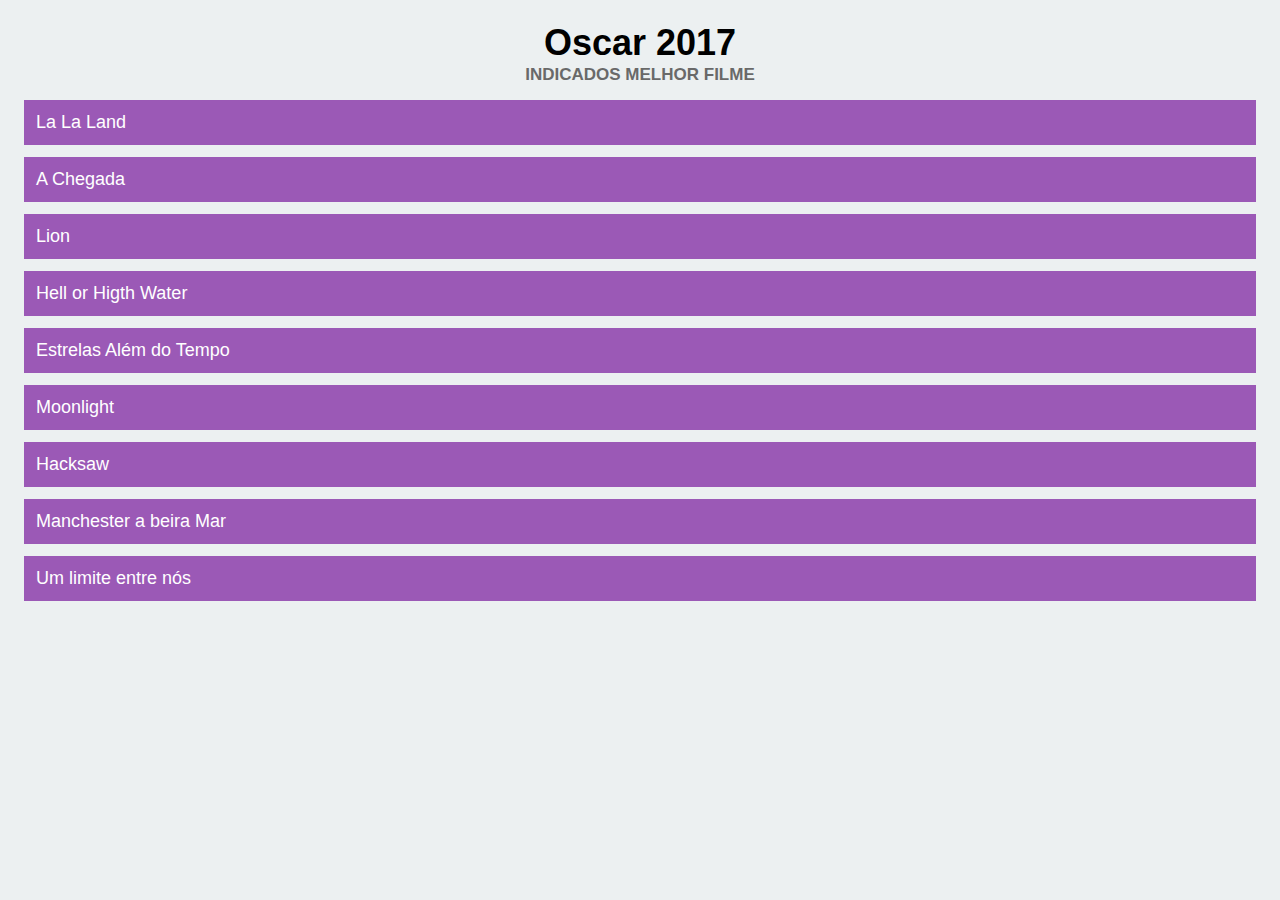
<file: Projeto001/projeto001.html>
<!DOCTYPE html>
<html lang="pt-br">
<head>
    <meta charset="UTF-8">
    <meta name="viewport" content="width=device-width, initial-scale=1.0">
    <meta http-equiv="X-UA-Compatible" content="ie=edge">
    <title>Oscar 2017</title>
    <link rel="stylesheet" href="style001.css">
</head>
<body>
    <h1>Oscar 2017</h1>
    <h2>Indicados melhor filme</h2>


    <ul>
        <li>La La Land</li>
        <li>A Chegada</li>
        <li>Lion</li>
        <li>Hell or Higth Water</li>
        <li>Estrelas Além do Tempo</li>
        <li>Moonlight</li>
        <li>Hacksaw</li>
        <li>Manchester a beira Mar</li>
        <li>Um limite entre nós</li>
    </ul>
    
</body>
</html>
</file>
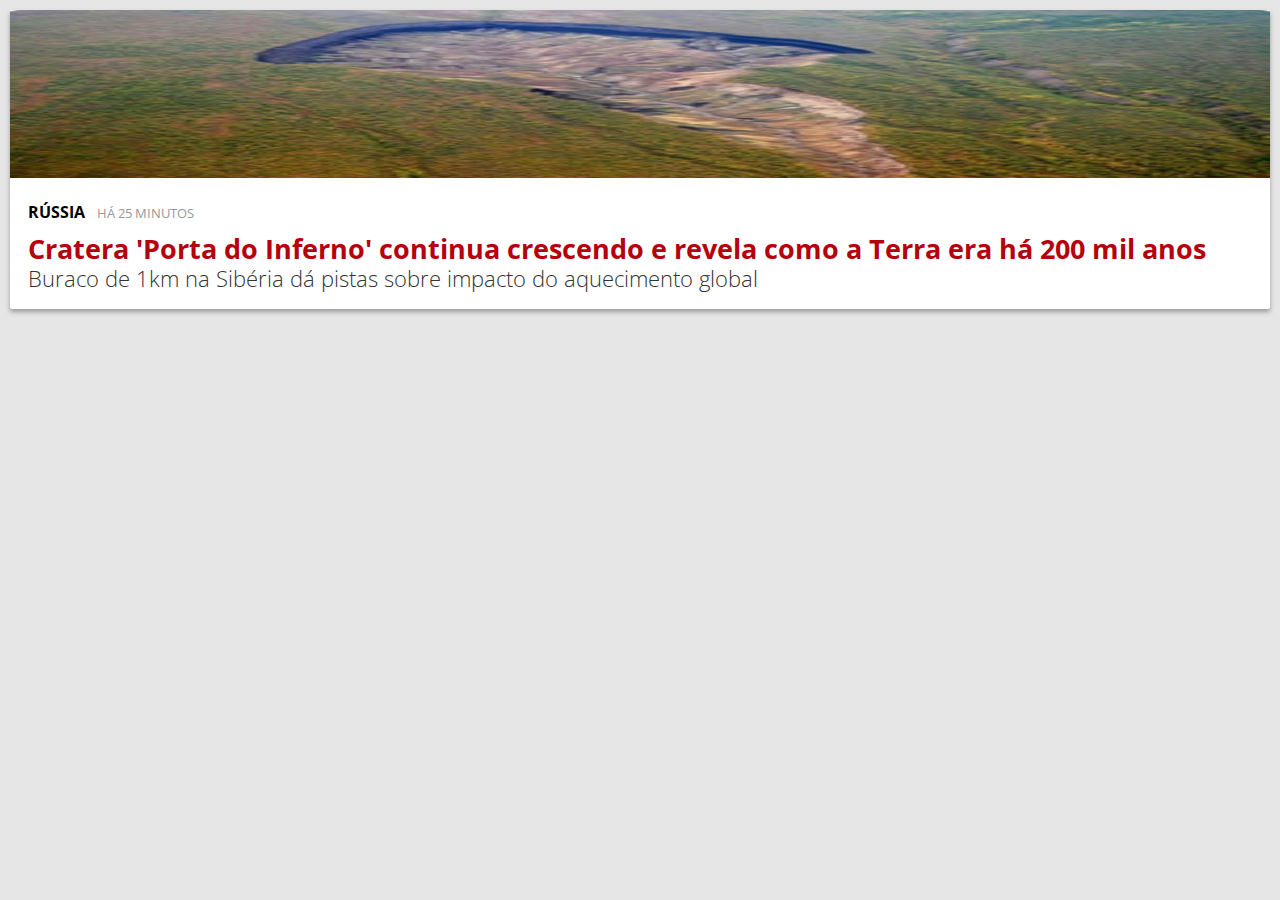
<file: projeto002/projeto002.html>
<!DOCTYPE html>
<html lang="pt-br">
<head>
    <meta charset="UTF-8">
    <meta name="viewport" content="width=device-width, initial-scale=1.0">
    <meta http-equiv="X-UA-Compatible" content="ie=edge">
    <title>Projeto 002</title>
    <link rel="stylesheet" href="style002.css">
    <link href="https://fonts.googleapis.com/css?family=Open+Sans:400,700" rel="stylesheet">
</head>
<body>
    <div class="noticia">
        <div class="imagem">
            <a href="http://bit.ly/pm-proj002-noticia">
             <img src="imagens/cratera.png" alt="cratera">
            </a>
        </div>

    <div class="texto">
        <div class="detalhes">
            <span class="local">Rússia</span>
            <span class="quando">Há 25 minutos</span>
        </div>

    <h2>
        <a href="http://bit.ly/pm-proj002-noticia">
        Cratera 'Porta do Inferno' continua crescendo e revela como a Terra era há 200 mil anos
         </a>
    </h2>
   
    <p>Buraco de 1km na Sibéria dá pistas sobre impacto do aquecimento global</p>
    </div>
</div>
    
</body>
</html>
</file>
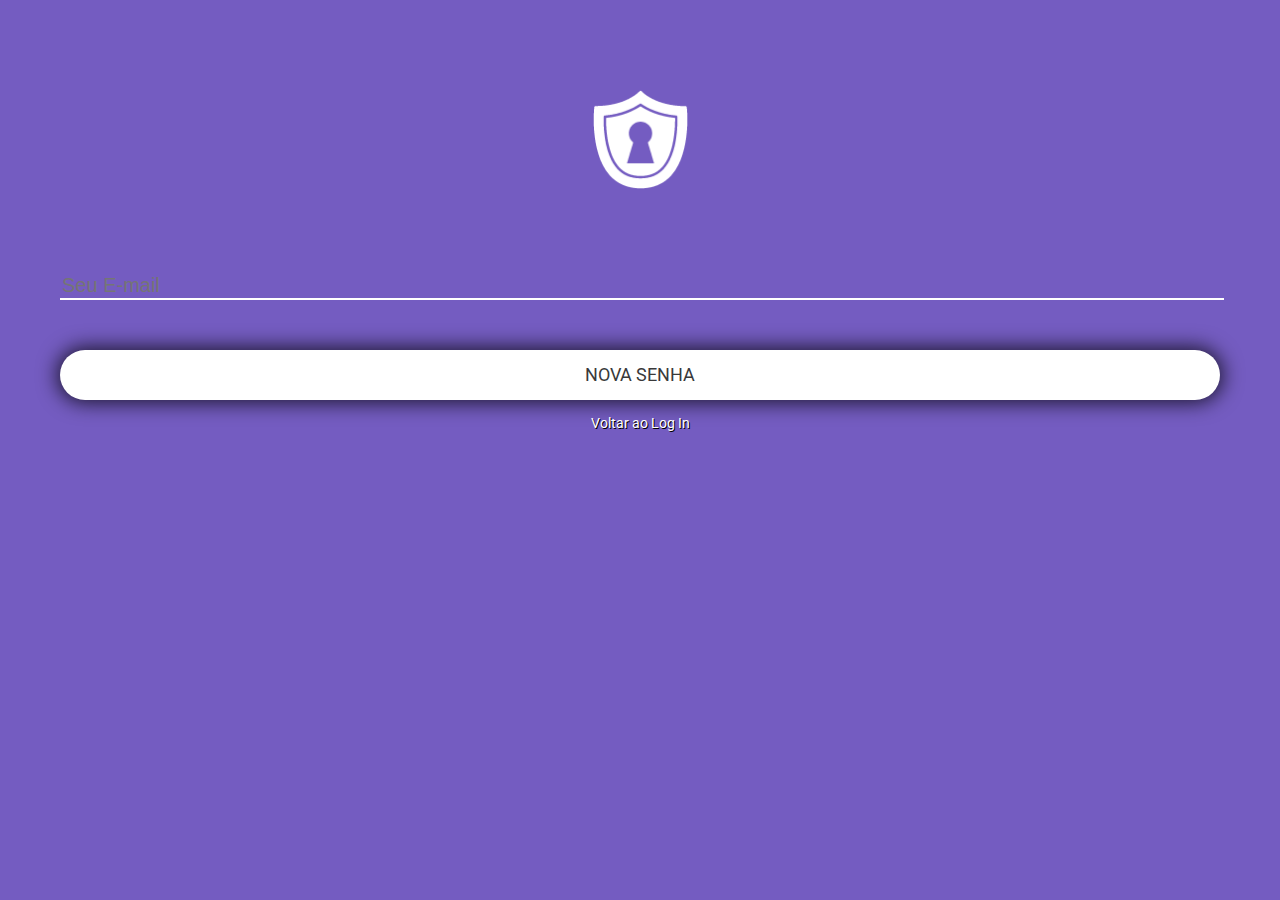
<file: projeto003/esqueciasenha.html>
<!DOCTYPE html>
<html lang="pt-br">
        <head>
            <meta charset="UTF-8">
            <meta name="viewport" content="width=device-width, initial-scale=1.0">
            <meta http-equiv="X-UA-Compatible" content="ie=edge">
            <title>Projeto 003</title>
            <link rel="stylesheet" href="normalize.css">
            <link rel="stylesheet" href="style003.css">
            <link href="https://fonts.googleapis.com/css?family=Roboto" rel="stylesheet"> 
        </head>
        <body>
            <div class="boxsenha">
                <div class="imagem">
                    <img src="imagens/logo.png" alt="logo">
                </div>


                <form class="formulario">
                            <input type="email" class="form-control" placeholder="Seu E-mail" required="">
                                <button>Nova Senha</button>
                </form>

                                <div class="login">
                                <a href="projeto003.html">
                                  <p>Voltar ao Log In</p>
                                </a>
                            </div>
    
</body>
</html>
</file>
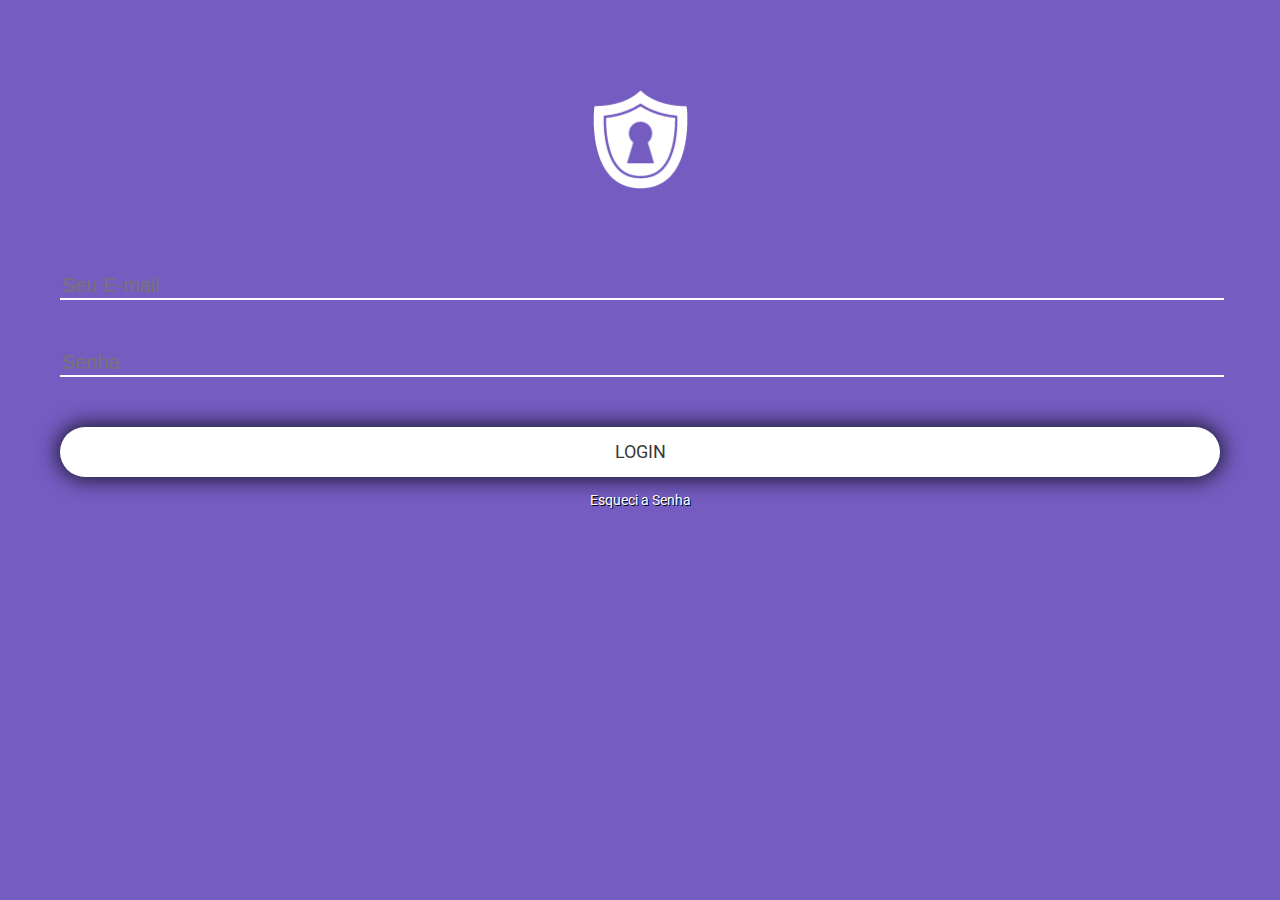
<file: projeto003/projeto003.html>
<!DOCTYPE html>
<html lang="pt-br">
<head>
    <meta charset="UTF-8">
    <meta name="viewport" content="width=device-width, initial-scale=1.0">
    <meta http-equiv="X-UA-Compatible" content="ie=edge">
    <title>Projeto 003</title>
    <link rel="stylesheet" href="normalize.css">
    <link href="https://fonts.googleapis.com/css?family=Roboto" rel="stylesheet"> 
    <link rel="stylesheet" href="style003.css">
</head>
<body>
    <div class="boxsenha">
        <div class="imagem">
            <img src="imagens/logo.png" alt="logo">
        </div>

        <form class="formulario">
                <input type="email" placeholder="Seu E-mail" required="">
                <input type="password" placeholder="Senha" required"">
                    <button>Login</button>
        </form>

        <div class="esqueciasenha">
            <a href="esqueciasenha.html">
              <p>Esqueci a Senha</p>
            </a>
        </div>
    </div>
    
</body>
</html>
</file>
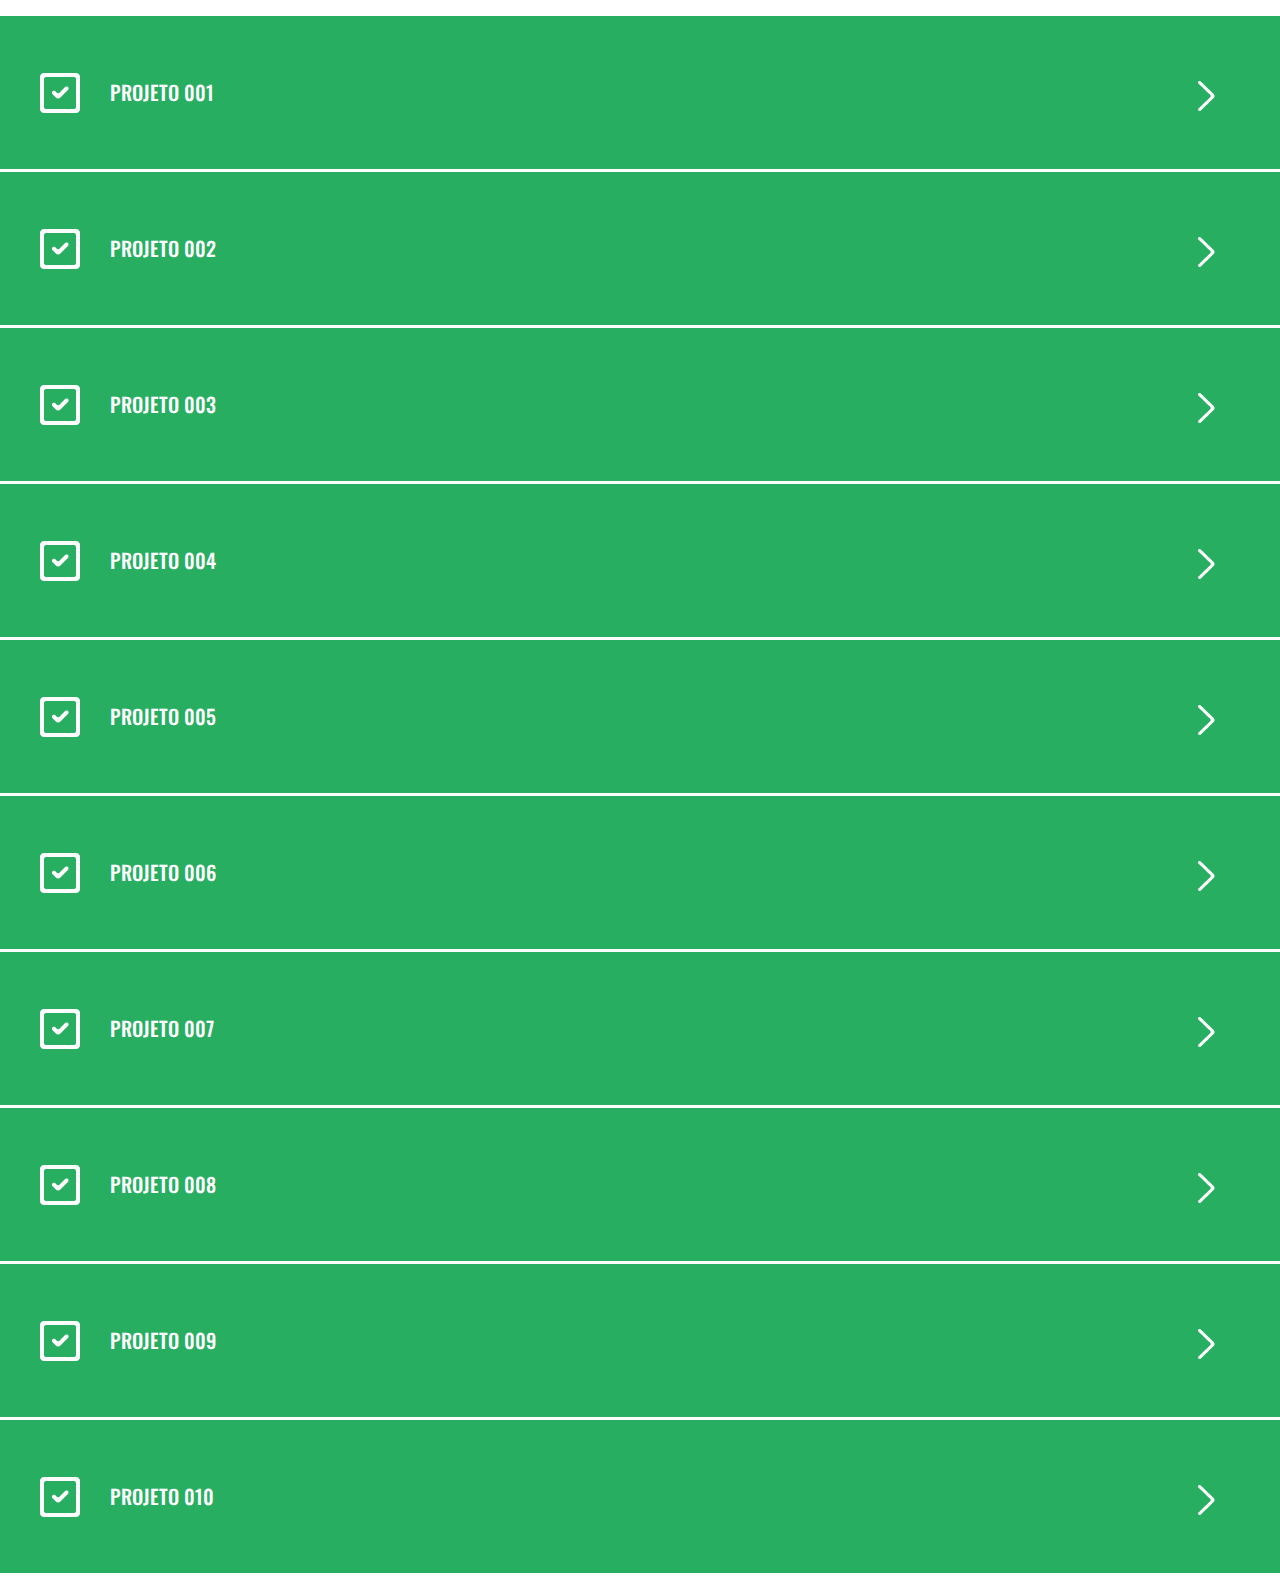
<file: projeto004/projeto004.html>
<!DOCTYPE html>
<html lang="pt-BR">
<head>
    <meta charset="UTF-8">
    <meta name="viewport" content="width=device-width, initial-scale=1.0">
    <meta http-equiv="X-UA-Compatible" content="ie=edge">
    <title>Projeto 004</title>
    <link rel="stylesheet" href="normalize.css">
    <link href="https://fonts.googleapis.com/css?family=Oswald:400,500" rel="stylesheet">
    <link rel="stylesheet" href="style004.css">
</head>
<body>

    <ul>
        <li class="feito"><a href="../projeto001/projeto001.html">Projeto 001 <img src="imagens/seta.png" alt="seta"></a></li>
        <li class="feito"><a href="../projeto002/projeto002.html">Projeto 002 <img src="imagens/seta.png" alt="seta"></a></li>
        <li class="feito"><a href="../projeto003/projeto003.html">Projeto 003 <img src="imagens/seta.png" alt="seta"></a></li>
        <li class="feito"><a href="../projeto004/projeto004.html">Projeto 004 <img src="imagens/seta.png" alt="seta"></a></li>
        <li class="feito"><a href="../projeto005/projeto005.html">Projeto 005 <img src="imagens/seta.png" alt="seta"></a></li>
        <li class="feito"><a href="../projeto006/projeto006.html">Projeto 006 <img src="imagens/seta.png" alt="seta"></a></li>
        <li class="feito"><a href="../projeto007/projeto007.html">Projeto 007 <img src="imagens/seta.png" alt="seta"></a></li>
        <li class="feito"><a href="../projeto008/projeto008.html">Projeto 008 <img src="imagens/seta.png" alt="seta"></a></li>
        <li class="feito"><a href="../projeto009/projeto009.html">Projeto 009 <img src="imagens/seta.png" alt="seta"></a></li>
        <li class="feito"><a href="../projeto010/projeto010.html">Projeto 010 <img src="imagens/seta.png" alt="seta"></a></li>
    </ul>
    
</body>
</html>
</file>
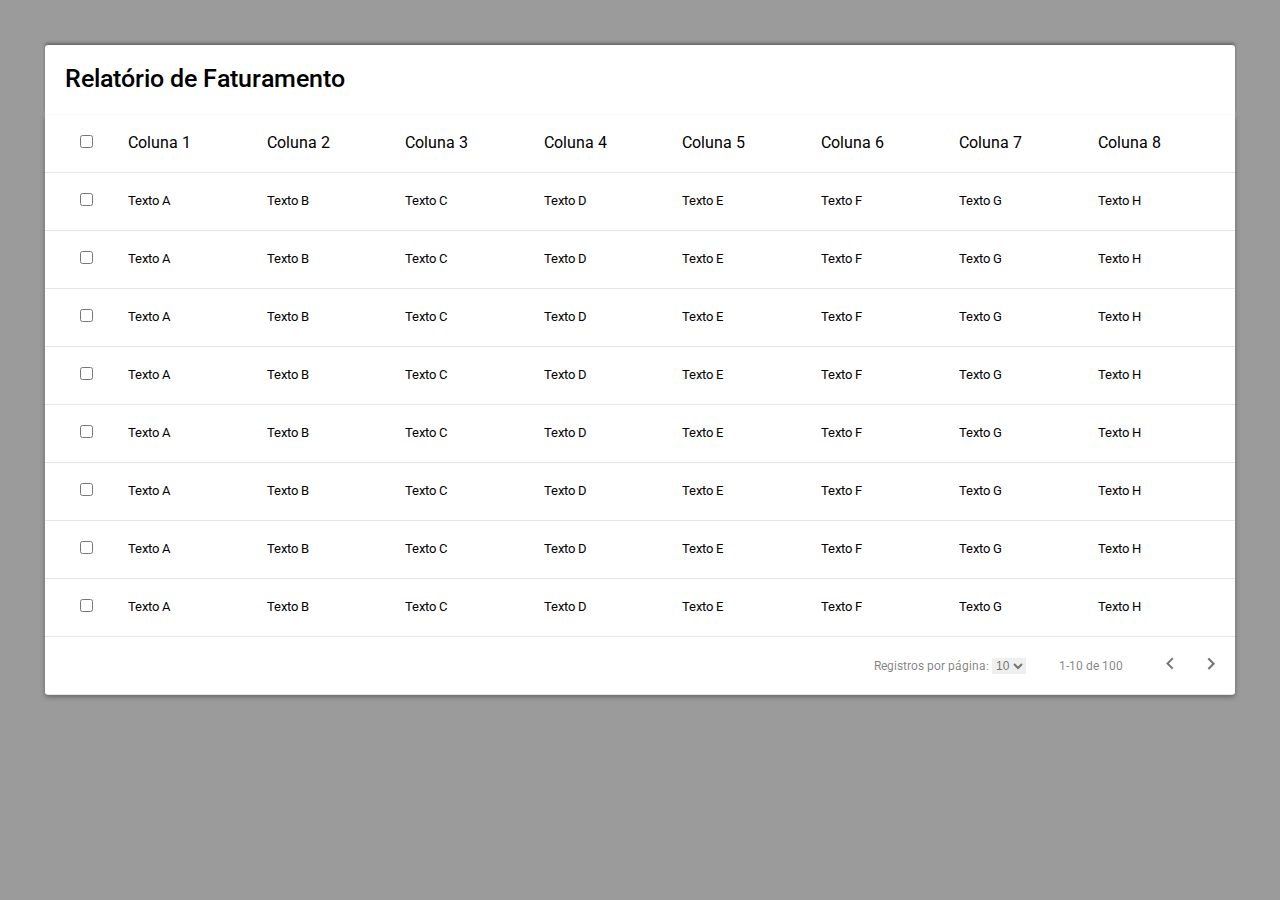
<file: projeto005/projeto005.html>
<!DOCTYPE html>
<html lang="pt-BR">
<head>
    <meta charset="UTF-8">
    <meta name="viewport" content="width=device-width, initial-scale=1.0">
    <meta http-equiv="X-UA-Compatible" content="ie=edge">
    <title>Projeto 005</title>
    <link rel="stylesheet" href="normalize.css">
    <link href="https://fonts.googleapis.com/css?family=Roboto" rel="stylesheet"> 
    <link rel="stylesheet" href="style005.css">
</head>
<body>
    <div class="corpo">

    <table>  <!-- TABELA -->
        <caption>Relatório de Faturamento</caption>
        <thead> <!-- Cabeça da Tabela -->

            <tr class="itens-colunas">
                <td><form action="formulario-checkbox"><input type="checkbox"></form></td>
                <td>Coluna 1</td>
                <td>Coluna 2</td>
                <td>Coluna 3</td>
                <td>Coluna 4</td>
                <td>Coluna 5</td>
                <td>Coluna 6</td>
                <td>Coluna 7</td>
                <td>Coluna 8</td>
            </tr>
        </thead>

        <tbody> <!-- Corpo Tabela -->
            <tr class="itens-texto">
                <td><form action="formulario-checkbox"><input type="checkbox"></form></td>
                <td>Texto A</td>
                <td>Texto B</td>
                <td>Texto C</td>
                <td>Texto D</td>
                <td>Texto E</td>
                <td>Texto F</td>
                <td>Texto G</td>
                <td>Texto H</td>
            </tr>

            <tr class="itens-texto">
                 <td><form action="formulario-checkbox"><input type="checkbox"></form></td>
                 <td>Texto A</td>
                 <td>Texto B</td>
                 <td>Texto C</td>
                 <td>Texto D</td>
                 <td>Texto E</td>
                 <td>Texto F</td>
                 <td>Texto G</td>
                 <td>Texto H</td>
            </tr>

            <tr class="itens-texto">
                 <td><form action="formulario-checkbox"><input type="checkbox"></form></td>
                 <td>Texto A</td>
                 <td>Texto B</td>
                 <td>Texto C</td>
                 <td>Texto D</td>
                 <td>Texto E</td>
                 <td>Texto F</td>
                 <td>Texto G</td>
                 <td>Texto H</td>
            </tr>

            <tr class="itens-texto">
                 <td><form action="formulario-checkbox"><input type="checkbox"></form></td>
                 <td>Texto A</td>
                 <td>Texto B</td>
                 <td>Texto C</td>
                 <td>Texto D</td>
                 <td>Texto E</td>
                 <td>Texto F</td>
                 <td>Texto G</td>
                 <td>Texto H</td>
            </tr>
            
            <tr class="itens-texto">
                 <td><form action="formulario-checkbox"><input type="checkbox"></form></td>
                 <td>Texto A</td>
                 <td>Texto B</td>
                 <td>Texto C</td>
                 <td>Texto D</td>
                 <td>Texto E</td>
                 <td>Texto F</td>
                 <td>Texto G</td>
                 <td>Texto H</td>
             </tr>
            
             <tr class="itens-texto">
                  <td><form action="formulario-checkbox"><input type="checkbox"></form></td>
                  <td>Texto A</td>
                  <td>Texto B</td>
                  <td>Texto C</td>
                  <td>Texto D</td>
                  <td>Texto E</td>
                  <td>Texto F</td>
                  <td>Texto G</td>
                  <td>Texto H</td>
             </tr>
             
             <tr class="itens-texto">
                  <td><form action="formulario-checkbox"><input type="checkbox"></form></td>
                  <td>Texto A</td>
                  <td>Texto B</td>
                  <td>Texto C</td>
                  <td>Texto D</td>
                  <td>Texto E</td>
                  <td>Texto F</td>
                  <td>Texto G</td>
                  <td>Texto H</td>
              </tr>
              
              <tr class="itens-texto">
                  <td><form action="formulario-checkbox"><input type="checkbox"></form></td>
                  <td>Texto A</td>
                  <td>Texto B</td>
                  <td>Texto C</td>
                  <td>Texto D</td>
                  <td>Texto E</td>
                  <td>Texto F</td>
                  <td>Texto G</td>
                  <td>Texto H</td>
              </tr>
        </tbody>

        <tfoot>
            <tr>
                <td colspan="9">
                    Registros por página:
                    <select>
                        <option value="10">10</option>
                        <option value="20">20</option>
                        <option value="30">30</option>
                   </select>
                   <span>1-10 de 100</span>
                   <a href="#"><img src="imagens/seta-esquerda.png" alt="seta para esquerda"></a>
                   <a href="#"><img src="imagens/seta-direita.png" alt="seta para direita"></a>
                </td>
                        
        </tfoot>
     </table>

 </div>

    
</body>
</html>
</file>
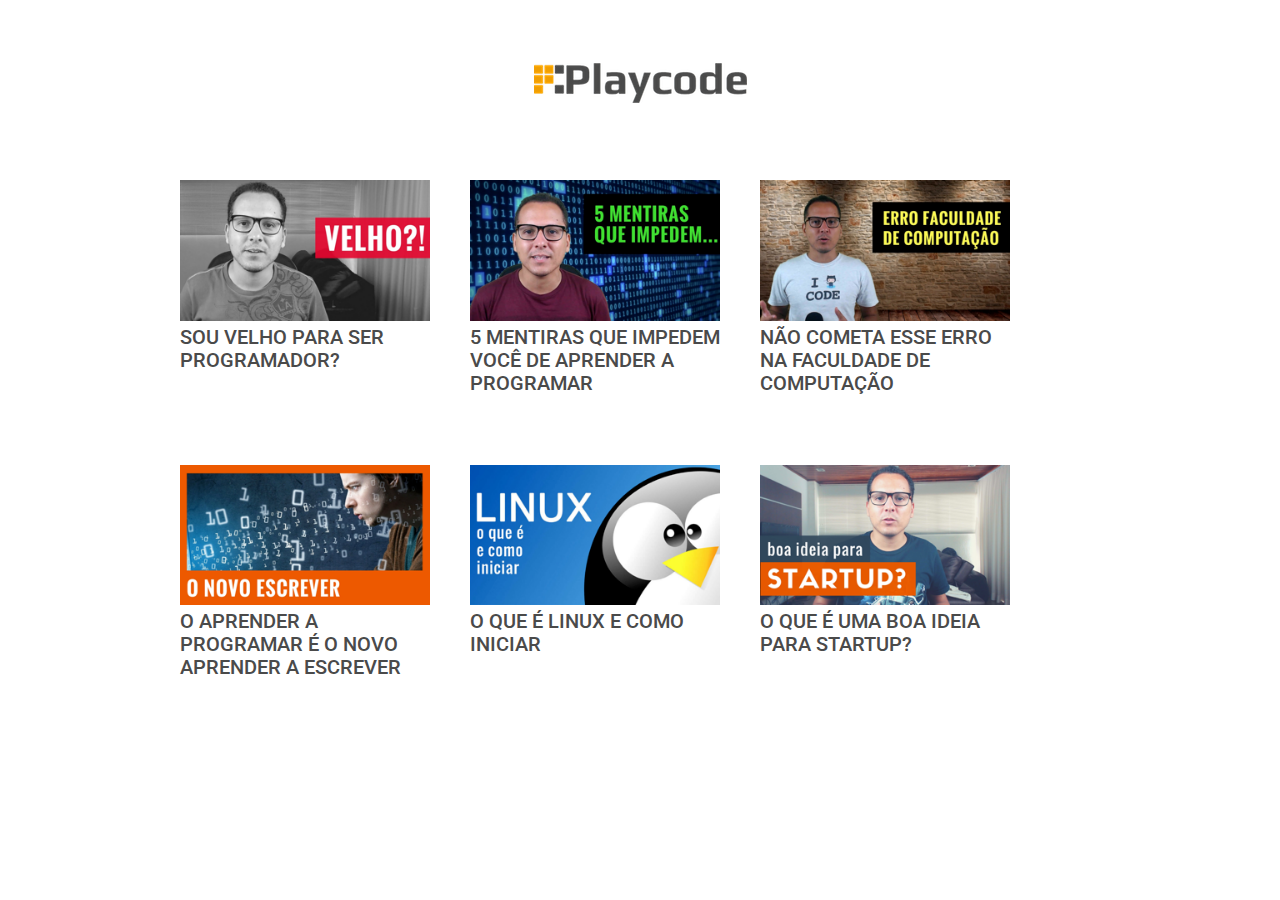
<file: projeto006/projeto006.html>
<!DOCTYPE html>
<html lang="pt-br">
<head>
    <meta charset="UTF-8">
    <meta name="viewport" content="width=device-width, initial-scale=1.0">
    <meta http-equiv="X-UA-Compatible" content="ie=edge">
    <title>Projeto 006</title>
    <meta name="viewport" content="width:device-width, initial-scale=1">
    <link rel="stylesheet" href="normalize.css">
    <link href="https://fonts.googleapis.com/css?family=Roboto:500" rel="stylesheet">
    <link rel="stylesheet" href="style006.css">

    <div class="logo">
        <img src="imagens/logo-playcode.png" alt="PlayCode">
    </div>

</head>
<body>
    <div class="container">

        <div class="card">
            <img src="imagens/card1.png">
            <h2>Sou velho para ser programador?</h2>
        </div>

        <div class="card">
            <img src="imagens/card2.png">
            <h2>5 mentiras que impedem você de aprender a programar</h2>
        </div>

        <div class="card">
            <img src="imagens/card3.png">
            <h2>Não cometa esse erro na faculdade de computação</h2>
        </div>

        <div class="card">
            <img src="imagens/card4.png">
            <h2>O aprender a programar é o novo aprender a escrever</h2>
        </div>

        <div class="card">
            <img src="imagens/card5-2.png">
            <h2>O que é linux e como iniciar</h2>
        </div>

        <div class="card">
            <img src="imagens/card6.png">
            <h2>O que é uma boa ideia para startup?</h2>
        </div>

    </div>
</body>
</html>
</file>
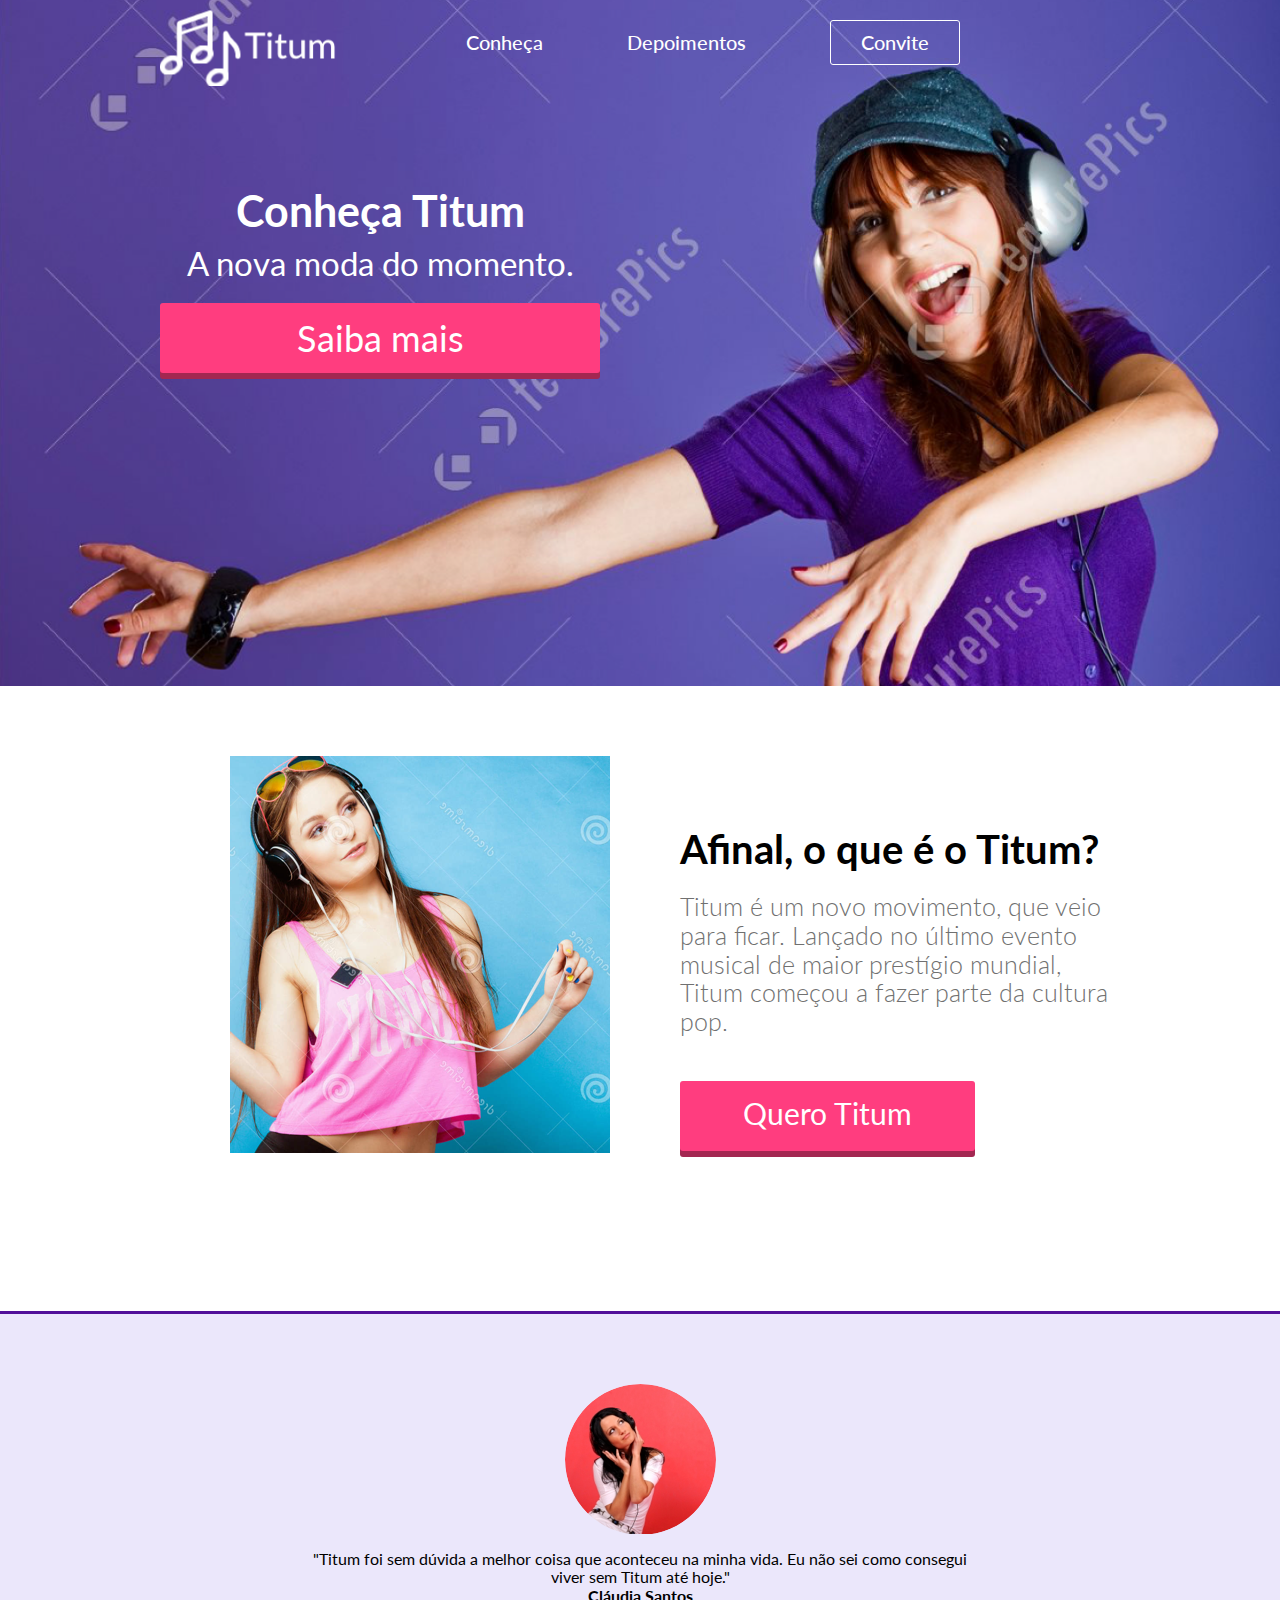
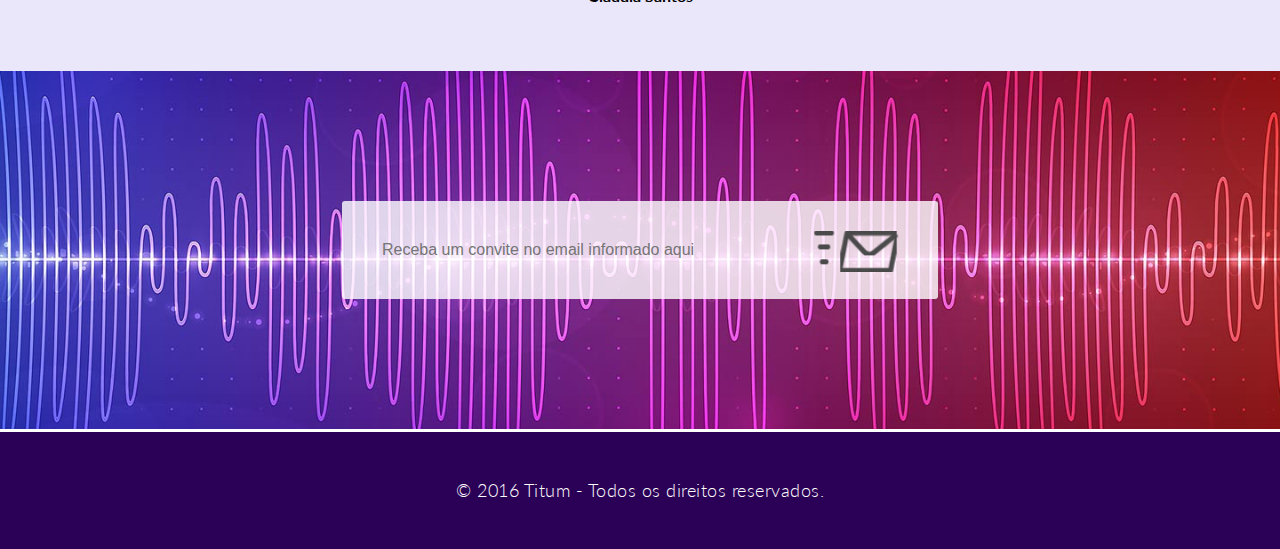
<file: projeto007/projeto007.html>
<!DOCTYPE html>
<html lang="pt-br">
<head>
    <meta charset="UTF-8">
    <meta name="viewport" content="width=device-width, initial-scale=1.0">
    <meta http-equiv="X-UA-Compatible" content="ie=edge">
    <title>Projeto 007</title>
    <link rel="stylesheet" href="normalize.css">
    <link rel="stylesheet" href="style007.css">
    <link href="https://fonts.googleapis.com/css?family=Lato:300,700" rel="stylesheet">
    <meta name="viewport" content="width:device-width, initial-scale=1">
</head>

<body>
        <header>
          <div class="container">
           <h1>
              <span>Titum</span>
           </h1>
            <nav>
                    <ul>
                        <li><a href="#conheça">Conheça</span></a></li>
                        <li><a href="#depoimentos">Depoimentos</a></span></a></li>
                        <li><a href="#convite">Convite</span></a></li>
                    </ul>            
            </nav>
            
        </div>
        </header>

    <section id="topo">
        <div class="container">
            <div class="chamada">
                <h2>Conheça Titum</h2>
                <p>A nova moda do momento.</p>
                <a href="#conheca" class="botao">Saiba mais</a>
            </div>
        </div>
    </section>

    <section id="conheca">
       <div class="container">
        <img src="imagens/garota-fone.png" alt="Ouvindo musica">
        
        <div class="texto">
        <h3>Afinal, o que é o Titum?</h3>
        <p>Titum é um novo movimento, que veio para ficar. Lançado no último evento musical de maior prestígio mundial, Titum começou a fazer parte da cultura pop.</p>
        <a href="#convite" class="botao">Quero Titum</a>
        </div>
      </div>
    </section>

    <section id="depoimentos">
      <div class="container">
        <img src="imagens/mulher-ouvindo.png" alt="ouvindo titum">
        <p>"Titum foi sem dúvida a melhor coisa que aconteceu na minha vida. Eu não sei como consegui viver sem Titum até hoje."
           <br><b> Cláudia Santos</b></br>
        </p>
      </div>
    </section>

    <section id="convite">
      <div class="container">
        <form action="email">
            <input type="email" placeholder="Receba um convite no email informado aqui">
            <button><span>Enviar</span></button>
        </form>
      </div>
    </section>
    
    <footer>
      <div class="container">
        <p>© 2016 Titum - Todos os direitos reservados.</p>
      </div>
    </footer>

    
</body>
</html>
</file>
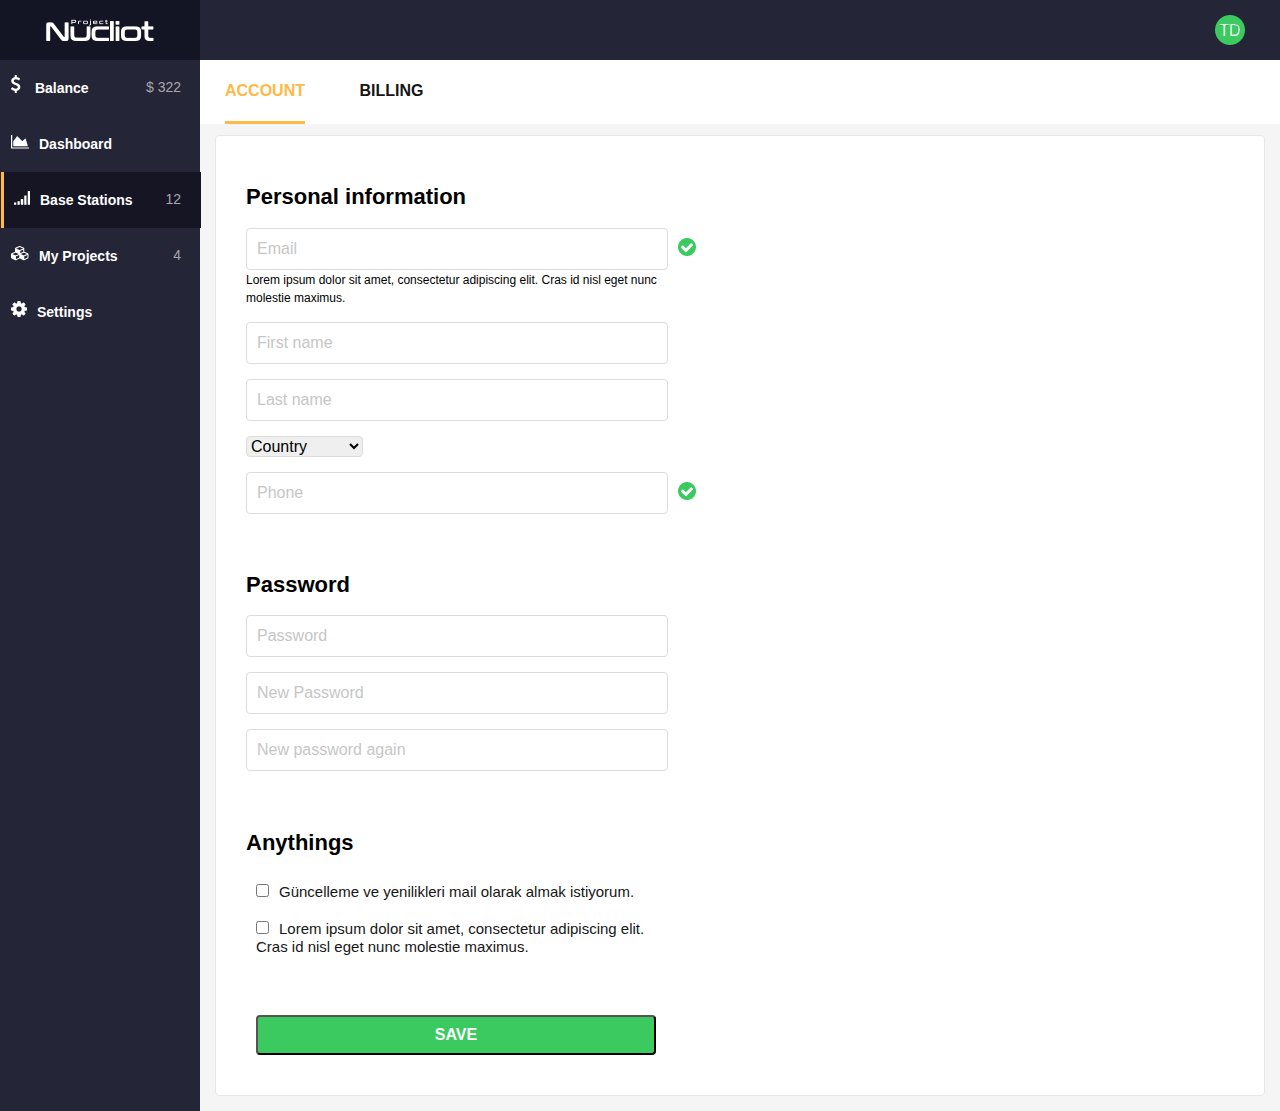
<file: projeto008/projeto008.html>
<!DOCTYPE html>
<html lang="pt-br">
<head>
    <meta charset="UTF-8">
    <meta name="viewport" content="width=device-width, initial-scale=1.0">
    <meta http-equiv="X-UA-Compatible" content="ie=edge">
    <title>Projeto 008</title>
    <link rel="stylesheet" href="normalize.css">
    <link rel="stylesheet" href="style008.css">
</head>
<body>

    <section id="barra">
        <aside>
            <h1><span>Project Nucliot</span></h1>
            <nav>
                <ul>
                    <li>
                        <a href="#"><img src="imagens/$.png"> Balance</a>
                        <small>$ 322</small>
                    </li>

                    <li>
                        <a href="#"><img src="imagens/img-dash.png">Dashboard</a>
                    </li>

                    <li class="active">
                        <a href="projeto008.html"><img src="imagens/img-base.png">Base Stations</a>
                        <small>12</small>
                    </li>

                    <li>
                        <a href="#"><img src="imagens/img-myproj.png">My Projects</a>
                        <small>4</small>
                    </li>

                    <li>
                        <a href="#"><img src="imagens/img-settings.png">Settings</a>
                    </li>
                </ul>
            </nav>
        </aside>
    </section>

    <div class="pagina">
        <div class="cabecalho">
            <header>
                <h3><span><a>TD</a></span></h3>
            </header>
        </div>

        <div class="container-abas">
            <section id="container">
                <div class="abas">
                    <ul>
                        <li class="active"><a href="projeto008.html">Account</a></li>
                        <li><a href="#">Billing</a></li>
                    </ul>
                </div>
            </section>
        </div>

        <section id="questionario">
            
            <form action="">
                <h2>Personal information</h2>
                <ul class="personal">
                    <li class="ok">
                        <input type="email" placeholder="Email" value="">
                        <!-- label é a tag da informação referente ao este campo -->
                        <label for="email" class="email">Lorem ipsum dolor sit amet, consectetur adipiscing elit. Cras id nisl eget nunc molestie maximus.</label>
                    </li>

                    <li>
                        <input type="text" placeholder="First name" value="">
                    </li>
                            
                    <li>
                        <input type="text" placeholder="Last name" value="">
                    </li>
    
                    <li>
                        <select id="">
                            <option value="Country">Country</option>
                            <option value="Country">New Zealand</option>
                        </select>
                    </li>
    
                    <li class="ok">
                        <input type="text" placeholder="Phone" value="">
                    </li>
    
                </ul>
    
                <h2 class="password">Password</h2>
                <ul class="password">
                    <li>
                        <input type="password" placeholder="Password">
                    </li>
                    
                    <li>
                        <input type="password" placeholder="New Password">
                    </li>
                    
                    <li>
                        <input type="password" placeholder="New password again">
                    </li>
                </ul>
                
                <h2 class="checkbox">Anythings</h2>
                <ul class="checkbox">
                    <li>
                    <input type="checkbox">Güncelleme ve yenilikleri mail olarak almak istiyorum.
                    </li>
                        
                    <li>
                        <input type="checkbox">Lorem ipsum dolor sit amet, consectetur adipiscing elit. Cras id nisl eget nunc molestie maximus.
                    </li>
                </ul>
    
              <button type="save">Save</button>
            </form>
    
         
    </section>
    </div>
        
    </body>
    </html>
</file>
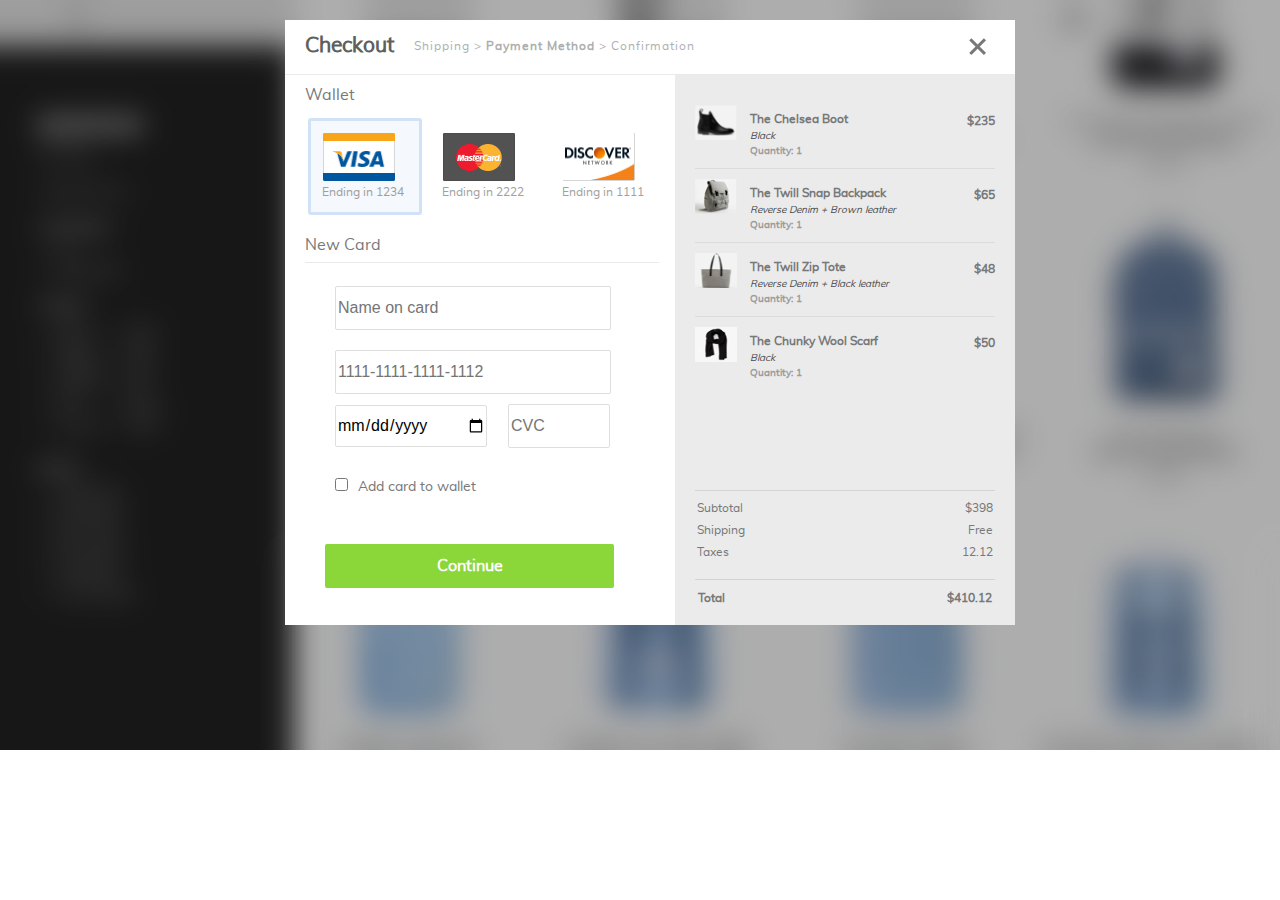
<file: projeto009/projeto009.html>
<!-- usar flex box -->
<!DOCTYPE html>
<html lang="pt-br">
<head>
    <meta charset="UTF-8">
    <meta name="viewport" content="width=device-width, initial-scale=1.0">
    <meta http-equiv="X-UA-Compatible" content="ie=edge">
    <title>Projeto 009</title>
    <link rel="stylesheet" href="normalize.css">
    <link rel="stylesheet" href="font/stylesheet.css">
    <link rel="stylesheet" href="style009.css">
</head>

<body>
        <header>
            <h2>Checkout </h2>
            <small>Shipping ><b> Payment Method </b> > Confirmation</small>
            <a href="#"><span>Fechar</span></a>
        </header>

        <div class="principal">

        <div class="formulario">
                <form>
                    <h2>Wallet</h2>
                    <ul class="cartao">
                        <li class="active">
                            <input type="image" src="imagens/visa-card.png">
                            <label for="option">Ending in 1234</label>
                        </li>
                            
                        <li>
                            <input type="image" src="imagens/mastercard-card.png">
                            <label for="option">Ending in 2222</label>
                        </li>

                        <li>
                            <input type="image" src="imagens/discover-card.png">
                            <label for="option">Ending in 1111</label>
                        </li>
                    </ul>
            
                    <ul class="newcard">
                        <h2>New Card</h2>
                        <li>
                            <input type="text" placeholder="Name on card">
                        </li>
            
                        <li>
                            <input type="text" placeholder="1111-1111-1111-1112">
                        </li>
            
                        <li class="date">
                            <input type="date" placeholder="MM/YY">
                        </li>
            
                        <li class="cvc">
                            <input type="text" placeholder="CVC">
                        </li>
                    </ul>

                    <div class="checkbox">
                        <input type="checkbox">Add card to wallet                        
                    </div>
                    
                    <div class="botao">
                    <button>Continue</button>
                    </div>
            
                </form>
        </div>
        


        <div class="compras">
            <ul class="lista-compras">
                
                <div class="itens">
                    <div class="imagem">
                        <img src="imagens/bota.png">
                    </div>
                    <li>
                        <h3>The Chelsea Boot</h3>
                        <p class="first">Black</p>
                        <p class="last">Quantity: 1</p>
                        <small>$235</small>

                    </li>
                </div>
                
                <div class="itens"> 
                    <div class="imagem">
                        <img src="imagens/mochila.png">
                    </div>
                    <li>
                        <h3>The Twill Snap Backpack</h3>
                        <p class="first">Reverse Denim + Brown leather</p>
                        <p class="last">Quantity: 1</p>
                        <small>$65</small>
                    </li>
                </div>

                <div class="itens">
                    <div>
                        <img src="imagens/bolsa.png">
                    </div>
                    <li>
                        <h3>The Twill Zip Tote</h3>
                        <p class="first">Reverse Denim + Black leather</p>
                        <p class="last">Quantity: 1</p>
                        <small>$48</small>
                    </li>
                </div>

                <div class="itens">
                    <div>
                        <img src="imagens/cachecol.png">
                    </div>
                    <li>
                        <h3>The Chunky Wool Scarf</h3>
                        <p class="first">Black</p>
                        <p class="last">Quantity: 1</p>
                        <small>$50</small>
                    </li>
                </div>
            </ul>

            <table class="normal">
                <tr>
                    <td>Subtotal</td>
                    <td class="preco">$398</td>
                </tr>
                <tr>
                    <td>Shipping</td>
                    <td class="preco">Free</td>
                </tr>
                <tr>
                    <td>Taxes</td>
                    <td class="preco">12.12</td>
                </tr>
            </table>

            <table class="total">
                    <tr>
                            <td>Total</td>
                            <td class="preco">$410.12</td>
                        </tr>
            </table>
        </div>

    </div>  
</body>
</html>
</file>
<file: Projeto001/style001.css>
*{
    margin: 0;
    padding: 0;
}
body{
    background-color: #ecf0f1;
    padding: 12px;
    font-family: arial;
    font-size: 18px;
    
}
h1{
    text-align: center;
    line-height: 2px;
    padding: 30px;
}
h2{
    text-transform: uppercase;
    font-size: 17px;
    color: #696969;
    text-align: center;
   margin-bottom: 12px;
   line-height: 2px;
}
ul{
    list-style-type: none;
    padding: 12px;    
}
li{
    background-color: #9b59b6;
    font-family: arial;
    color: #ffff;
    font-size: 18px;
    padding: 12px;
    margin-bottom: 12px;
}
</file>
<file: projeto002/style002.css>
*{
    margin: 0;
    padding: 0;
}
body{
    background-color: #e6e6e6;
    padding: 10px;
    font-family:'Open Sans', sans-serif;
}
.noticia{
    background: #ffffff;
    border-radius: 0px 0px 2px 2px;
    -webkit-box-shadow: 0px 3px 5px 0px rgba(153,153,153,1);
    -moz-box-shadow: 0px 3px 5px 0px rgba(153,153,153,1);
    box-shadow: 0px 3px 5px 0px rgba(153,153,153,1);
}
.noticia img{
    width: 100%;
    height: 168px;
}
.noticia .texto{
    padding: 18px;
}
.noticia .detalhes{
    margin-bottom: 10px;
    text-transform: uppercase;
}
.noticia h2{
    margin-top: 10px;
}
.noticia h2 a {
    text-decoration: none;
    font-size: 27px;
    font-weight: 700;
    line-height: 30px;
    color: #b5000d;
}
p{
    font-size: 22px;
    line-height: 25px;
    color: #333333;
    font-weight: 300;
}
.noticia .quando{
    font-size: 13px;
    margin-left: 8px;
    color: #999999;
}
.noticia .local{
    font-weight: bold;
}
</file>
<file: projeto003/style003.css>
body{
    background-color: #745cc1;
    text-align: center;
   
}
img{
    padding: 20px;
    width: 95px;
    height: 99px;
    margin-top: 70px;
}
.formulario input{
    font-weight: lighter;
    color: #ffffff;
    border: none;
    background: none;
    border-bottom: 2px solid #ffffff;
    width: 100%;
    font-size: 20px;
    display: block;
    margin-bottom: 50px;
}
form{
    padding: 60px 60px 5px 60px;
}
.formulario button{
    font-family: 'Roboto';
    font-size: 18px;
    text-transform: uppercase;
    color: #39393a;
    background-color: #ffffff;
    width: 100%;
    height: 50px;
    text-align: center;
    border-radius: 40px;
    border: none; 

    -webkit-box-shadow: 0px 0px 20px 3px rgba(0,0,0,0.75);
    -moz-box-shadow: 0px 0px 20px 3px rgba(0,0,0,0.75);
    box-shadow: 0px 0px 20px 3px rgba(0,0,0,0.75);
}
.esqueciasenha a{
    text-decoration: none;
    text-shadow: 1px 1px 0px #000000;
}
.esqueciasenha p{
    color: #ffffff;
    font-family: 'Roboto';
    font-size: 14px;    margin-top: 10px;
}

.login a{
    text-decoration: none;
    text-shadow: 1px 1px 0px #000000;
}
.login p{
    color: #ffffff;
    font-family: 'Roboto';
    font-size: 14px;
    margin-top: 10px;
}
</file>
<file: projeto004/style004.css>
ul{
    padding: 0;
}
li{
    list-style-type: none;
    background-color: #4a4a4a;
    margin-bottom: 3px;
    display: block;
    font-family: 'Oswald', sans-serif;
    font-size: 20px;
    font-weight: 500;
    padding: 65px 65px 65px 110px;
    text-transform: uppercase;

    background-image: url('imagens/pendente.png');
    background-repeat: no-repeat;
    background-position: 40px center;
}
a{
    list-style: none;
    text-decoration: none;
    color: #ffffff;
    display: block;
}
ul li:hover{
    background: #6e6e6e;

    background-image: url('imagens/pendente.png');
    background-repeat: no-repeat;
    background-position: 40px center;
}
ul li a img{
    float: right;
    text-align: center;
}
ul li.feito{
    background-color: #27ae60;
    background-image: url('imagens/feito.png');

}
ul li.feito:hover{
    background-color: rgba(39, 174, 95, 0.8);
}
</file>
<file: projeto005/style005.css>
body{
    padding: 45px;
    background-color: #9b9b9b;
    font-family: 'Roboto', sans-serif;
    
}
table{
    border-radius: 0px 0px 3px 3px;
    box-shadow: 0px 2px 5px #666666;
    background-color: #ffffff;
    border-collapse: collapse; 
    width: 100%;      
}
table caption{
    font-family: 'Roboto', sans-serif;
    font-weight: 500;
    font-size: 25px;
    background-color: #ffffff;
    text-align: left;
    padding: 20px;
    border-radius: 3px 3px 0px 0px;
    box-shadow: 0px -2px 3px #666666;
}
table thead th{
    font-family: 'Roboto', sans-serif;
    font-weight: 500;
    font-size: 15px;
    text-align: left;
}
tbody td:first-child, thead td:first-child{
    width: 80px;
    text-align: center;
}
table, th, td {
    padding-top: 20px;
    padding-bottom: 20px;
    border-bottom: 1px solid rgba(0, 0, 0, 0.1);    
}
table tbody{
    font-family: 'Roboto', sans-serif;
    font-weight: 400;
    font-size: 13px;
} 
tbody tr:hover {
    background-color: #eeeeee;
}
table tfoot{
    border-bottom: none;
    text-align: right;
    font-size: 12px;
    font-weight: 400;
    color: rgba(0, 0, 0, 0.5);
    font-family: 'Roboto', sans-serif;
}
table tfoot td{
    padding-right: 20px;
}
table tfoot span{
    margin-right: 10px;
    margin-left: 30px;
}
table tfoot select{
    border-right-color: transparent;
    color: #757575;
    border: none;
    border-radius: 0;
}
table tfoot a img{
    margin-left: 30px;
}
</file>
<file: projeto006/style006.css>
.logo{
    text-align: center;
    padding: 53px;
}
body{
    background-color: #ffffff;
    padding: 10px;
}
body .card{
    margin-bottom: 30px;
}
body .card h2{
    font-size: 20px;
    font-family: 'Roboto', sans-serif;
    font-weight: 500;
    text-transform: uppercase;
    color: #4a4a4a;
    margin: 0;
    -webkit-font-smoothing: antialiased;
}
body .card img{
    width: 100%;
}

@media screen and (min-width: 500px) {
    .container{
        width: 960px;
        margin: 0 auto;
    }
    .card{
        width: 250px;
        padding: 20px;
        float: left;
    }   
    
}
</file>
<file: projeto007/style007.css>
body {
    font-family: 'Lato', sans-serif;
    -webkit-font-smoothing: antialiased;
}
.container {
    max-width: 960px;
    margin: 0 auto;
    display: flex;
    justify-content: space-between; /* logo a esquerda e menua direita */
}
header{
    margin-bottom: -300px; /*sobe a section topo para dentro do header*/
}
header h1{
    margin: 0;
    background-image: url(imagens/logo007.png);
    background-repeat: no-repeat;
    width: 177px;
    height: 76px;
    margin-top: 10px;
}
header h1 span {
    visibility: hidden;
}
header nav ul {
    padding-right: 80px;
    margin: 0;
    margin-top: 20px;  
}
header ul li{
    display: inline-block;
    font-weight: 500; 
    list-style: none; 
    margin-right: 80px;   
}
header ul li a{
    text-decoration: none;
    color: #ffff;
    font-size: 20px;
}
header ul li:last-child{
    border: 1px solid #ffff;
    border-radius: 3px;
    padding: 10px 30px 10px 30px;
}
.botao{
    background-color: #ff3d7f;
    width: 440px;
    height: 40px;
    border-radius: 3px;
    box-shadow: 0 6px 0 #a32751;
    padding-top: 15px;
    padding-bottom: 15px;
    color: #fff;
    text-decoration: none;
    text-align: center;
    font-size: 36px;
    display: block;
}

section#topo{
    background-image: url("imagens/fundo.png");
    background-repeat: no-repeat;
    background-size: cover; /*vai redimensionar a imagem para e ajustar a section*/
    height: 700px;
}
section#topo h2{
    font-size: 43px;
    font-family: 'Lato';
    font-weight: 700;
    color: #ffff;
    margin: 0;
    margin-bottom: 10px;
}
section#topo, .chamada p{
    margin: 0;
    font-size: 33px;
    margin-bottom: 20px;
}
section#topo, .chamada{
    color: #fff;
    margin-top: 200px;
    text-align: center;
  }


  section#conheca{
    background-color: #ffff;
    padding: 50px 0 90px 140px;
}
section#conheca h3{
    font-size: 40px;
    font-weight: 500;
    margin: 0;
    margin-bottom: 20px;
    color: #000000;
    font-weight: 700;
    text-align: left;
}
section#conheca .texto p{
    margin: 0;
    font-size: 25px;
    font-weight: 300;
    color: #707070;
    text-align: left;
}
section#conheca .texto{
    text-align: center;
    padding: 70px;
}
section#conheca .texto a{
    width: 67%;
    font-size: 30px;
    margin-top:45px;
}
section#conheca img{
    width: 380px;
    height: 397px;
}


section#depoimentos{
    background-color: #ebe7fb;
    border-top: 3px solid #511099;
}
section#depoimentos img{
    width: 151px;
    height: 150px;
}
section#depoimentos .container{
    flex-direction: column;
    align-items: center;
    padding: 70px;
    padding-bottom: 50px;
    
}
section#depoimentos p{
    padding: 0px 150px 0px 150px;
    text-align: center;
}




section#convite{
    background-image: url(imagens/fundo-convite.png);
    background-repeat: no-repeat;
    background-size: cover;
    padding-bottom: 130px;
    padding-top: 130px;        
}
section#convite .container{ 
    flex-direction: column;
    align-items: center;  
}
section#convite form{
    background-color: rgba(255, 255, 255, 0.8);
    border-radius: 3px;
    padding: 10px;
    width: 60%;
    display: flex;
}
section#convite input{
    width: 75%;
    border: none;
    background: transparent;
    padding: 30px;
}
section#convite button{
    background-image: url(imagens/botao-convite.png);
    background-color: transparent;
    background-repeat: no-repeat;
    border: none;
    width: 100px;
    height: 43px;
    margin-top: 20px;
    margin-right: 20px;
}
section#convite span{
    visibility: hidden;
}


footer{
    background-color: #2a0157;
    border-top: 3px solid #ffffff;
    padding-top: 30px;
    padding-bottom: 30px;
}
footer p{
    color: #ffffff;
    font-family: 'Lato';
    font-size: 18px;
    font-weight: 300;
    letter-spacing: 0.5px;
}
footer .container{ 
    flex-direction: column;
    align-items: center;  
}


@media (max-width: 600px){
    header nav{
        display: none;
    }
    header h1{
        margin-left: 20px;
    }
    section#conheca {
        padding: 40px;
    }
    section#conheca .container{
        flex-direction: column;
        align-items: center;
    }
    section#conheca .container .texto{
        padding: 10px;
    }
    section#conheca .container .texto a{
        width: 100%;
    }
    section#convite form{
        display: block;
        text-align: center;
        width: 80%;
    }
    section#depoimentos p{
        padding: 10px;
    }
    section#topo{
        padding: 20px;
    }
}
</file>
<file: projeto008/style008.css>
body{
    font-family: Arial, sans-serif;
    background-color: #f5f5f5; 
    display: flex;
}

section#barra aside{
    background-color: #242536;
    height: 100%;
}
section#barra h1{
    background-image: url(imagens/nucliot-logo.png);
    background-repeat: no-repeat;
    background-position: center;
    background-color: #141524;
    width: 200px;
    height: 60px; 
    margin: 0px; 
}
section#barra span{
    visibility: hidden;
}
secion#barra{
    display: block; 
}
section#barra ul{
    margin: 0px;
    list-style: none;
    padding: 0px;
}
section#barra ul li{
    margin-top: 20px;
    margin: 0px;
    position: relative;
    left: 1px;
}
section#barra ul li a{
    text-decoration: none;
    color: #ffffff;
    font-size: 14px;
    font-weight: 700;
    line-height: 4;
}
section#barra nav ul li.active{
    background-color: #151524;
    border-left: 3px solid #ffb946;
}
section#barra nav ul li:hover{
    background-color: #151524;
    border-left: 3px solid #ffb946;
    cursor: pointer;
}
section#barra ul li img{
    padding-right: 10px;
    padding-left: 10px; 
}
section#barra ul li small{
    float: right;
    margin: 20px;
    color: #a7a8af;
    font-size: 14px;
    line-height: 14px;
}

.pagina{
    width: 100%;
}

header{
    background-color:#242536;
    width: 100%;
    height: 60px;
    margin: 0px;
    justify-content: flex-end;
    display: flex;
    padding-right: 20px;
}
header h3{
    background-image: url(imagens/oval-140.png);
    background-repeat: no-repeat;
    background-position: left;
    margin: 0px 20px;
    padding-right: 20px;
}
header span{
    visibility: hidden;
}

section#container{
    width: 100%;
    height: 60px;
    display: flex;
}

section#container .abas{
    background-color: #ffffff;
    height: 60px;
    width: 100%;
    box-shadow: 0 1px 0 rgba(0, 0, 0, 0.06);
}
section#container .abas ul{
    list-style: none;
    padding: 0;
    margin: 0;
    padding-left: 25px;
    width: 100%;
    background-color: #ffffff;
}
section#container .abas ul li a{
    text-decoration: none;
    color: #161616;
    text-transform: uppercase;
    line-height: 61px;
    font-weight: 700;
}
section#container .abas ul li{
    display: inline-flex;
    margin-right: 50px;
}
section#container .abas ul li.active{
    border-bottom: 3px solid #ffb946;
}
section#container .abas ul li.active a{
    color: #ffb946;
}
section#container .abas ul li:hover{
    border-bottom: 3px solid #ffb946;
}
section#container .abas ul li a:hover{
    color: #ffb946;
}

section#questionario{
    background-color: #ffffff;
    border-radius: 4px;
    border: 1px solid #e7e7e7;
    margin-top: 10px;
    display: flex;
    margin: 15px;
    padding: 30px;
}
section#questionario form h2{
    font-size: 22px;
    font-family: Arial;
    font-style: bold;
    font-weight: 700;
}
section#questionario form ul{
    list-style: none;
    margin: 0px;
    padding: 0px;
}
section#questionario form ul li{
    margin-top: 15px;
}
section#questionario h2.password{
    padding-top: 40px;
}
section#questionario h2.checkbox{
    padding-top: 40px;
}
section#questionario form ul.personal li input{
    width: 400px;
    height: 40px;
    border-radius: 4px;
    border: 1px solid #dddddd;
    background-color: #ffffff;
    padding: 0px 10px;
}
section#questionario form ul.personal li select option{
    width: 400px;
    height: 40px;
    border-radius: 4px;
    border: 1px solid #dddddd;
    background-color: #ffffff;
    padding: 0px 1px;
}
section#questionario form select{
    border: 1px solid #dddddd;
    border-radius: 4px;
}
::-moz-placeholder{
    color: #c6c6c6;
}
::-webkit-input-placeholder{
    color: #c6c6c6;
}
section#questionario form ul.password li input{
    width: 400px;
    height: 40px;
    border-radius: 4px;
    border: 1px solid #dddddd;
    background-color: #ffffff;
    padding: 0px 10px;
}
section#questionario form ul label[for=email]{
    color: #000000;
    font-family: Arial;
    font-size: 12px;
    font-weight: 400;
    width: 400px;
}
section#questionario form ul.checkbox{
    margin: 0px;
    padding: 0px;    
}
section#questionario form ul.checkbox li{
    padding: 10px;
    width: 400px;
    color: #161616;
    font-family: Arial;
    font-size: 15px;
    font-weight: 400;
    margin-top: 0px;
}
section#questionario form ul.checkbox li input{
    margin-right: 10px;
}
section#questionario form button{
    margin: 10px;
    margin-top: 50px;
    width: 400px;
    height: 40px;
    border-radius: 4px;
    background-color: #3aca60;
    color: #ffffff;
    font-family: Arial;
    font-size: 16px;
    font-weight: 700;
    text-transform: uppercase;
}
section#questionario form ul li.ok{
    background-image: url(imagens/ok.png);
    background-repeat: no-repeat;
    background-position: top 10px right;;
    width: 450px;
}
</file>
<file: projeto009/font/stylesheet.css>
/*! Generated by Font Squirrel (https://www.fontsquirrel.com) on December 30, 2017 */



@font-face {
    font-family: 'webfontregular';
    src: url('muli-extrabold-webfont-webfont.woff2') format('woff2'),
         url('muli-extrabold-webfont-webfont.woff') format('woff');
    font-weight: normal;
    font-style: normal;

}




@font-face {
    font-family: 'webfontregular';
    src: url('muli-extralightitalic-webfont-webfont.woff2') format('woff2'),
         url('muli-extralightitalic-webfont-webfont.woff') format('woff');
    font-weight: normal;
    font-style: normal;

}




@font-face {
    font-family: 'webfontregular';
    src: url('muli-regular-webfont-webfont.woff2') format('woff2'),
         url('muli-regular-webfont-webfont.woff') format('woff');
    font-weight: normal;
    font-style: normal;

}
</file>
<file: projeto009/style009.css>
@font-face {
    font-family: 'webfontregular';
    src: url('font/muli-extrabold-webfont-webfont.woff2') format('woff2'),
    url('font/muli-extrabold-webfont-webfont.woff') format('woff');
    font-weight: normal;
    font-style: normal;
}
@font-face {
    font-family: 'webfontregular';
    src: url('font/muli-extralightitalic-webfont-webfont.woff2') format('woff2'),
    url('font/muli-extralightitalic-webfont-webfont.woff') format('woff');
    font-weight: normal;
    font-style: normal;
}
@font-face {
    font-family: 'webfont/regular';
    src: url('font/muli-regular-webfont-webfont.woff2') format('woff2'),
    url('font/muli-regular-webfont-webfont.woff') format('woff');
    font-weight: normal;
    font-style: normal; 
}

body{
    margin: 0px;
    padding: 0px;
    font-family: 'webfont/regular';
}

html{
    background-image: url('imagens/bg.png');
    background-repeat: no-repeat;
    background-size: cover;  
    align-items: center;
    justify-content: center;
    display: flex;
}
.principal{
    display: flex;
    height: 550px;
    width: 730px;
    margin: 0px 0px 0px 20px;
    background-color: #ffffff;
}
.compras{
    width: 100%;
    background-color: #ebebeb;
    float: right;
    margin-left: 10px;
    margin-top: 0px;
}
.formulario{
    margin: 0px 0px 0px 20px;
}
header{
    width: 730px;
    display: inline-flex;
    color: #5e5f5f;
    border-bottom: 1px solid #eaeaea;
    margin: 20px 0px 0px 20px;
    display: inline-flex;
    background-color: #ffffff;
}
header a{
    background-image: url('imagens/x.png');
    background-repeat: no-repeat;
    background-position: right;
    margin: 0px 0px 0px 220px;
}
header a span{
    visibility: hidden;
}
header h2{
    font-size: 21px;
    font-weight: 700;
    line-height: 18px;
    padding: 0px 0px 0px 20px;
}
header small{
    margin: 20px;
    font-size: 12px;
    font-weight: 400;
    letter-spacing: 1px;
    opacity: 0.5;
}
.formulario h2{
    color: #777879;
    font-size: 16px;
    font-weight: 400;
    line-height: 14px;
}
.formulario ul.cartao{
    display: flex;
    list-style: none;
    padding: 0px;
    margin: 0px 0px 20px 0px;
    justify-content:center;
}
::-moz-placeholder{
    color: #c4cbd0;
    font-size: 14px;
    font-weight: 400; 
}
.formulario ul.cartao li{
    padding: 15px;
    margin: 3px; 
    width: 84px;
}
.formulario ul.cartao label{
    color: #777879;
    opacity: 0.7;
    font-size: 12px;
    font-weight: 400;
    margin: 0px 0px 0px -5px;
    display: block;
    text-align: center;
}
.formulario ul.cartao input{
    width: 72px;
    height: 48px;   
}
.formulario ul.cartao li:hover{
    border-radius: 3px;
    box-shadow: inset 0px 0px 0px 3px #d1e2f6;
    background-color: #f5f9fd;
}
.formulario ul.cartao li.active{
    border-radius: 3px;
    box-shadow: inset 0px 0px 0px 3px #d1e2f6;
    background-color: #f5f9fd;
}
.formulario ul.newcard{
    list-style: none;
    padding: 0px;
    margin: 0px;
}
.formulario ul.newcard li{
    padding: 10px 0px 10px 30px;
    text-align: center; 
    width: 270px;
}
.formulario ul.newcard li input{
    width: 270px;
    height: 40px;
    border-radius: 2px;
    border: 1px solid #dedede;
    background-color: #ffffff;
}
.formulario ul.newcard h2{
    border-bottom: 1px solid #eaeaea;
    width: 354px;
    padding-bottom: 10px;
}
.formulario ul.newcard li.date input{
    width: 149px;
}
.formulario ul.newcard li.cvc input{
    width: 96px;
}
.formulario ul.newcard li.cvc, li.date{
    display: inline;
    padding: 17px;
}
.formulario .checkbox{
    color: #777879;
    font-size: 14px;
    font-weight: 400;
    line-height: 13px;
    padding: 30px;
}
.formulario .checkbox input{
    margin: 0px 10px 0px 0px;
}
.formulario button{
    width: 289px;
    height: 44px;
    border-radius: 2px;
    background-color: #8bd638;
    color: #ffffff;
    font-size: 16px;
    font-weight: 700;
    line-height: 16px;
    font-family: 'webfont/regular';
    border: none;  
}
.formulario .botao{
    padding: 20px;
}
.compras ul.lista-compras{
    list-style: none;
    padding: 0px;
    margin: 20px;
}
.compras ul.lista-compras img{
    width: 42px;
    height: 35px;
    float: left;
}
.compras ul.lista-compras li h3{
    color: #777879;
    font-size: 12px;
    font-weight: 700;
}

.compras ul.lista-compras li p.first{
    color: #4a4a4a;
    font-size: 10px;
    font-weight: 200;
    font-style: italic;
}
.compras ul.lista-compras li p.last{
    color: #9c9c9c;
    font-size: 10px;
    font-weight: 700;
}
.compras ul.lista-compras li small{
    color: #777879;
    font-size: 12px;
    font-weight: 700;
    float: right;
}
.compras ul.lista-compras li{
    margin: 0px 0px 0px 55px;
    line-height: 5px;
}
.compras ul.lista-compras li small{
    margin-top: -45px;
}
.compras ul.lista-compras .itens{
    border-bottom: 1px solid #dbdbdb;
    padding: 10px 0px 4px 0px;
}
.compras ul.lista-compras .itens:last-child{
    border: none;
}
table.normal{
    border-top: 1px solid #d5d3d6;
    width: 300px;
    margin: 100px 20px 20px 20px;
}
table.normal td{
    color: #777879;
    font-size: 12px;
    font-weight: 400;
    line-height: 10px;
    padding: 10px 0px 0px 0px;
}
table.normal td.preco{
    float: right;
}
table.total{
    border-top: 1px solid #d5d3d6;
    width: 300px;
    margin: 0px 20px 20px 20px;
}
table.total td{
    color: #777879;
    font-size: 12px;
    font-weight: 700;
    padding-top: 10px;
}
table.total td.preco{
    float: right;
}
</file>
